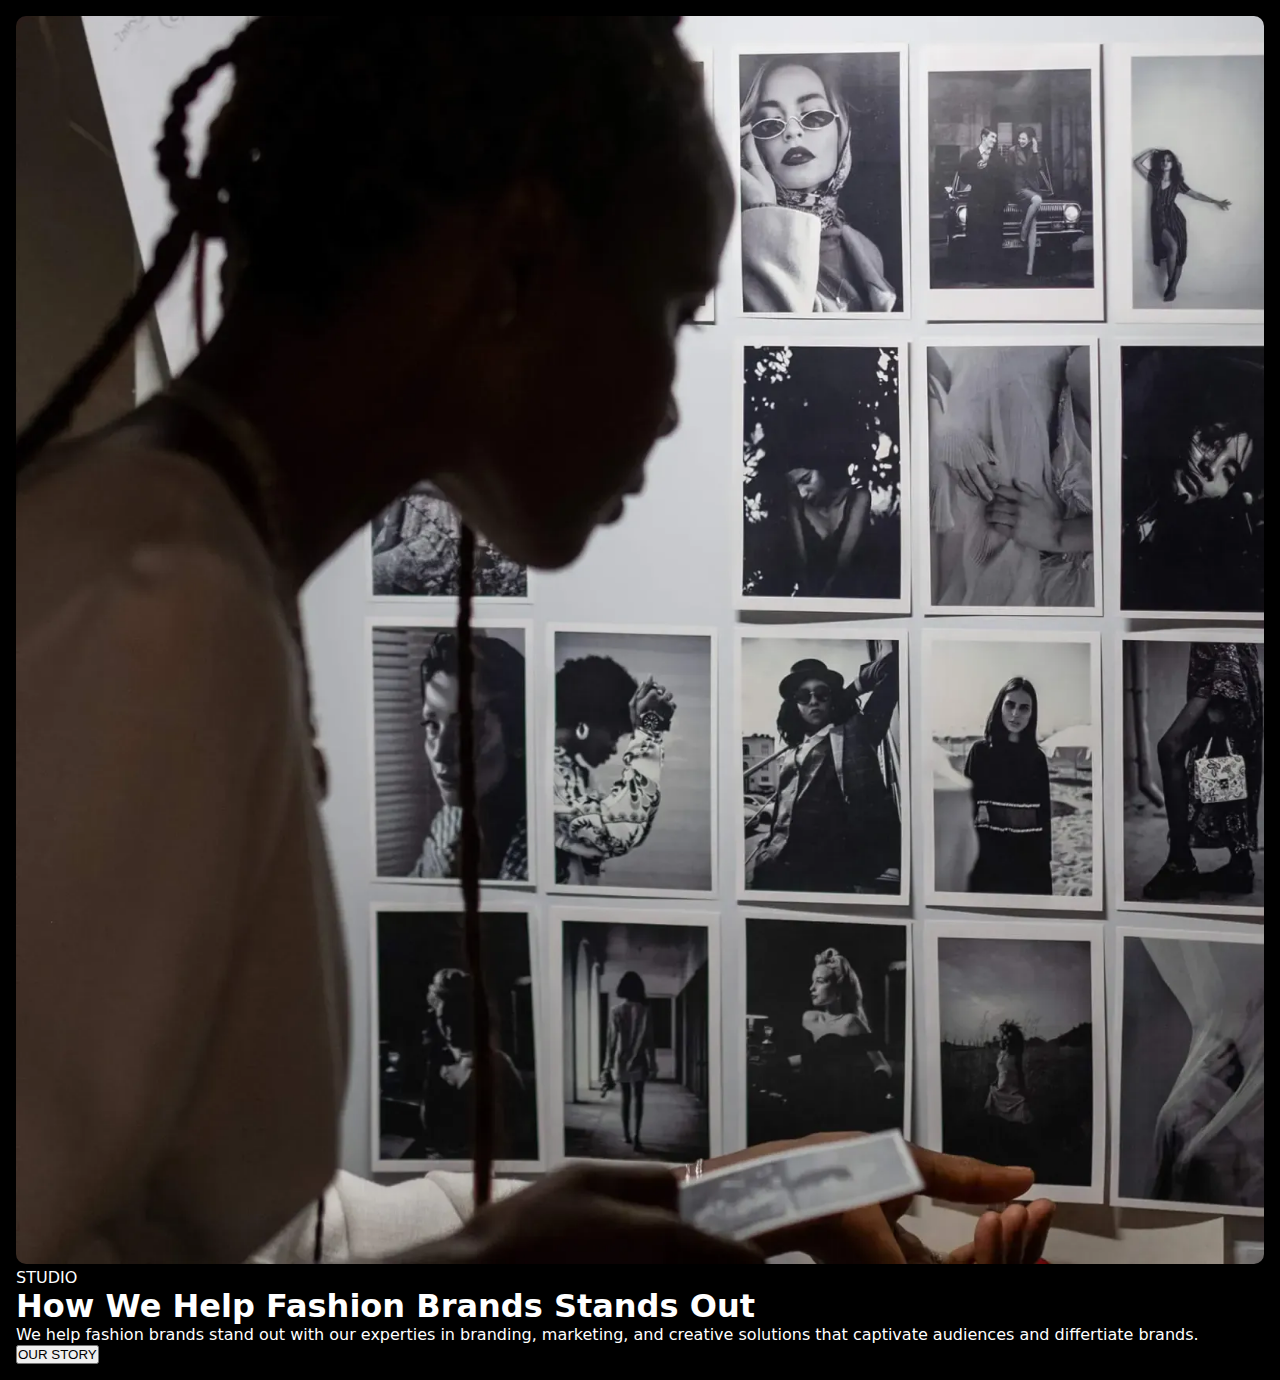
<file: LandingPage3/index.html>
<!DOCTYPE html>
<html lang="en">

<head>
    <meta charset="UTF-8">
    <meta name="viewport" content="width=device-width, initial-scale=1.0">
    <title>Landing Page-3 Responsive Design-1</title>
    <link rel="stylesheet" href="style.css">
</head>

<body>
    <main>
        <section class="view-1">
            <div class="top">
                <img src="img1.webp" alt="">
            </div>
            <div class="bottom">
                <p>STUDIO</p>
                <div class="text">
                    <h1>How We Help Fashion Brands Stands Out</h1>
                    <p>We help fashion brands stand out with our experties in branding, marketing, and creative solutions that captivate audiences and differtiate brands.</p>
                    <button>OUR STORY</button>
                </div>
            </div>
        </section>
    </main>
</body>

</html>
</file>
<file: LandingPage3/style.css>
* {
  margin: 0;
  padding: 0;
  box-sizing: border-box;
}

html, body {
  width: 100%;
  height: 100%;
}

body {
  background-color: black;
}

html {
  font-family: system-ui, -apple-system, BlinkMacSystemFont, "Segoe UI", Roboto, Oxygen, Ubuntu, Cantarell, "Open Sans", "Helvetica Neue", sans-serif;
  color: #fff;
}

main {
  width: 100%;
  display: flex;
  flex-direction: column;
}
main section {
  width: 100%;
  display: flex;
  flex-direction: column;
  padding: 1rem;
}
main section .top {
  width: 100%;
}
main section .top img {
  width: 100%;
  border-radius: 10px;
}/*# sourceMappingURL=style.css.map */
</file>
